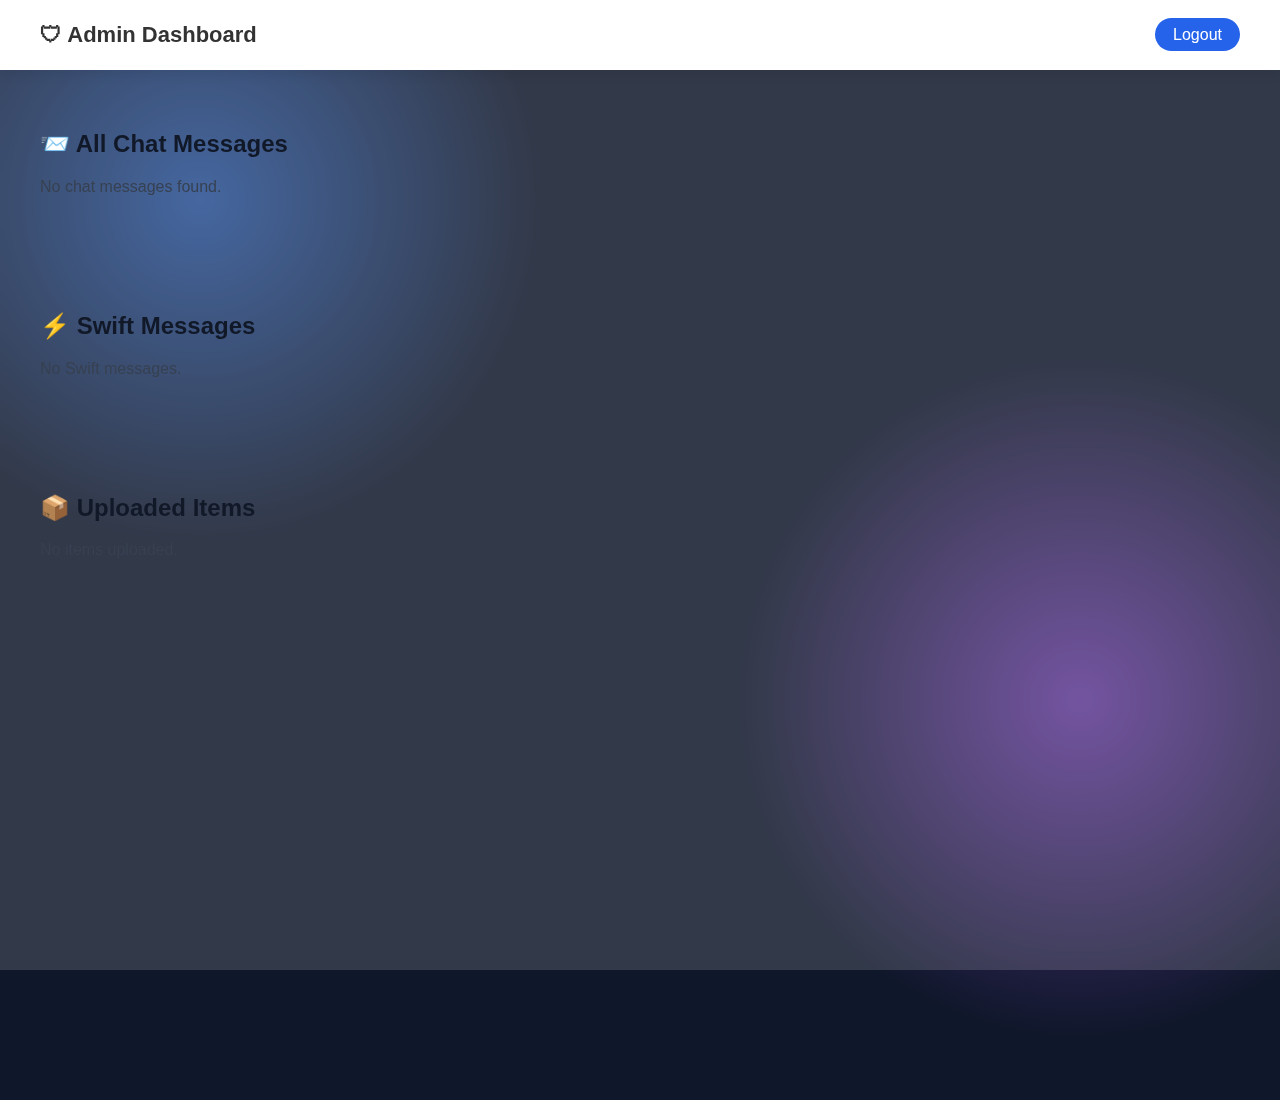
<file: admin.html>
<!DOCTYPE html>
<html lang="en">
<head>
  <meta charset="UTF-8">
  <title>Admin Dashboard</title>
  <link rel="stylesheet" href="./css/style.css">
</head>
<body>

<header class="navbar">
  <div class="logo">🛡 Admin Dashboard</div>
  <nav>
    <a href="index.html" class="btn">Logout</a>
  </nav>
</header>

<main class="main">

  <!-- CHATS -->
  <section class="hero" style="padding:40px">
    <h2>📨 All Chat Messages</h2>
    <div id="chatAdmin"></div>
  </section>

  <!-- SWIFT -->
  <section class="hero" style="padding:40px">
    <h2>⚡ Swift Messages</h2>
    <div id="swiftAdmin"></div>
  </section>

  <!-- ITEMS -->
  <section class="hero" style="padding:40px">
    <h2>📦 Uploaded Items</h2>
    <div id="itemsAdmin"></div>
  </section>

</main>

<script src="admin.js"></script>
</body>
</html>
</file>
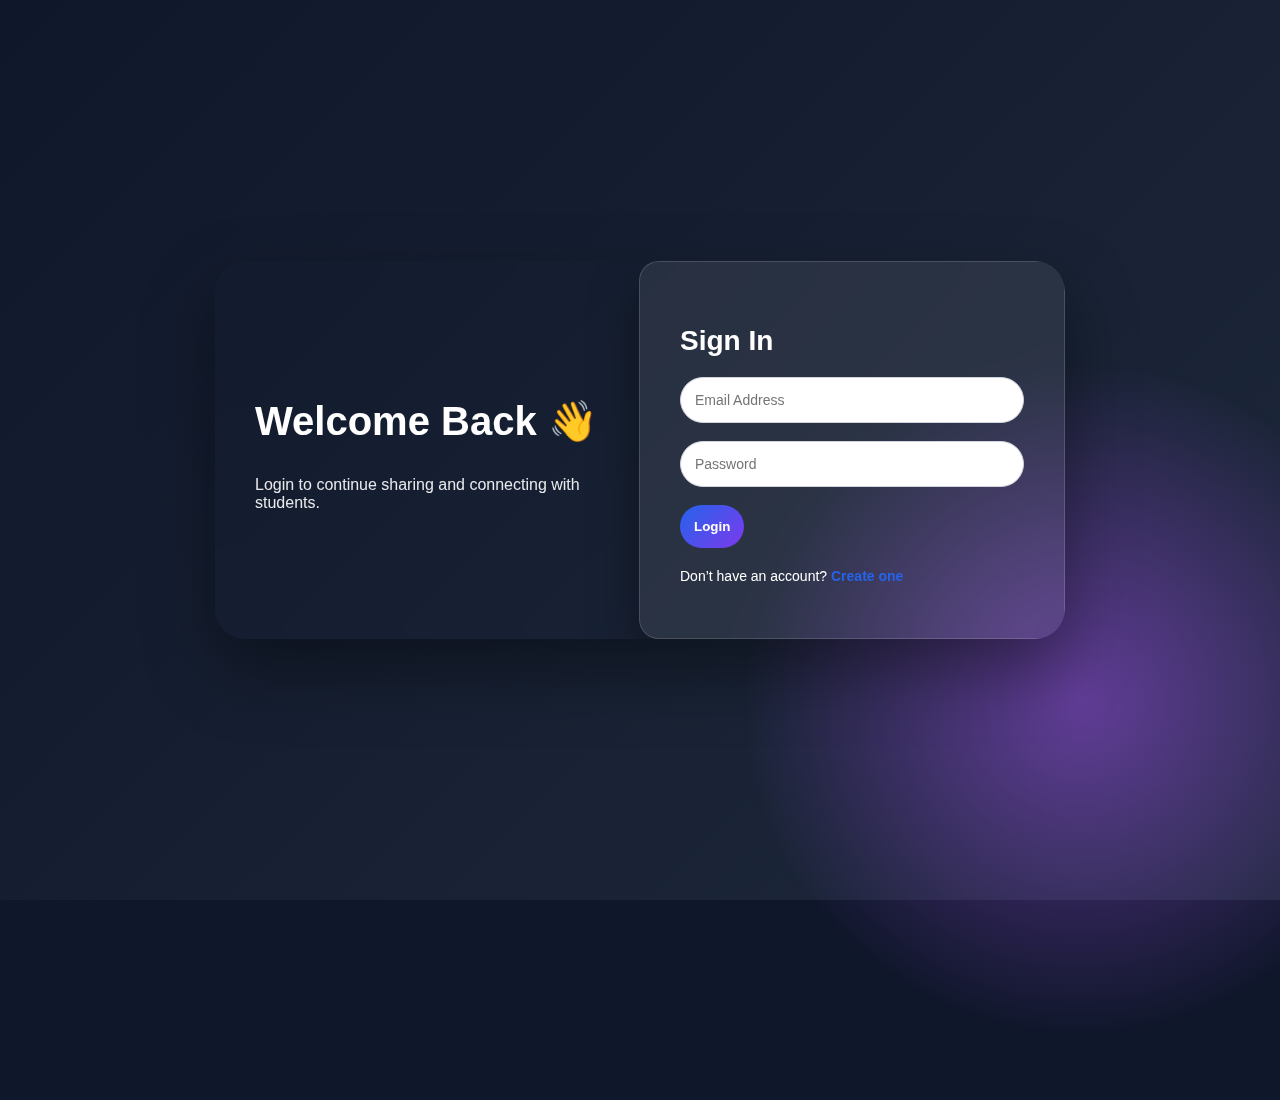
<file: login.html>
<!DOCTYPE html>
<html lang="en">
<head>
  <meta charset="UTF-8">
  <title>Login | JIT Share Hub</title>
  <link rel="stylesheet" href="./css/style.css">

  <style>
    #particles-js {
      position: fixed;
      width: 100%;
      height: 100%;
      background: linear-gradient(135deg, #0f172a, #1e293b);
      top: 0;
      left: 0;
      z-index: -1;
    }

    .google-btn {
      width: 100%;
      margin-top: 15px;
      display: flex;
      justify-content: center;
    }
  </style>
</head>

<body class="login-modern">

<div id="particles-js"></div>

<div class="login-container">

  <div class="login-left">
    <h1>Welcome Back 👋</h1>
    <p>Login to continue sharing and connecting with students.</p>
  </div>

  <div class="login-card">

    <h2>Sign In</h2>

    <!-- ✅ FIXED FORM -->
    <form id="loginForm">
      <input type="email" id="email" placeholder="Email Address" required>
      <input type="password" id="password" placeholder="Password" required>
      <button type="submit">Login</button>
    </form>

    <p class="signup-text">
      Don’t have an account?
      <a href="signup.html">Create one</a>
    </p>

  </div>

</div>

<script src="login.js"></script>

</body>
</html>
</file>
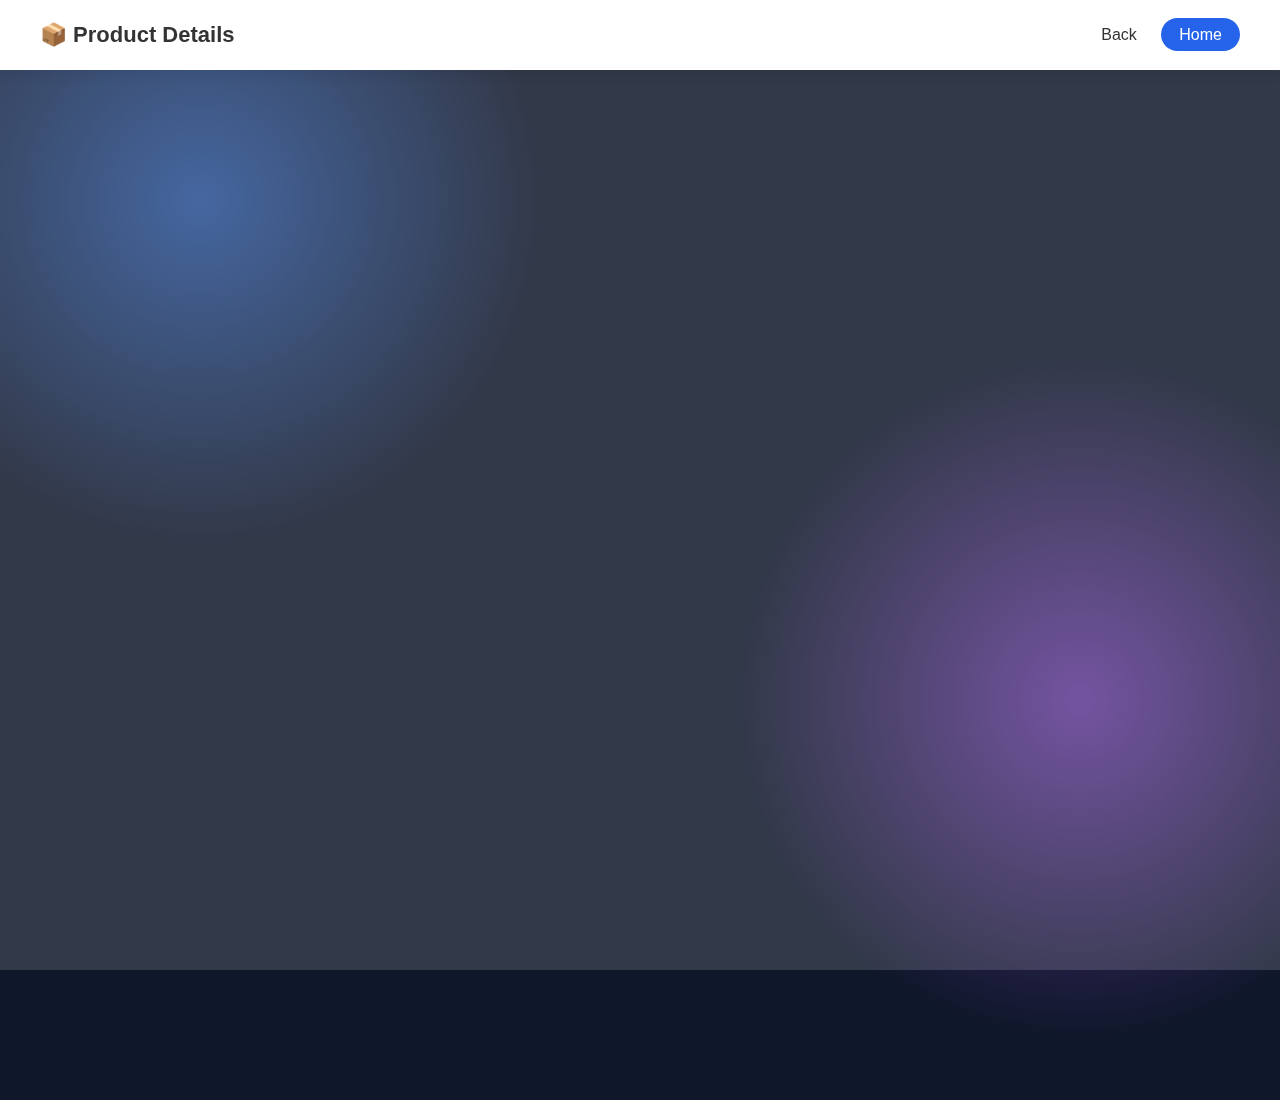
<file: product.html>
<!DOCTYPE html>
<html lang="en">
<head>
  <meta charset="UTF-8">
  <title>Product Details</title>
  <link rel="stylesheet" href="./css/style.css">
</head>
<body>

<header class="navbar">
  <div class="logo">📦 Product Details</div>
  <nav>
    <a href="browse.html">Back</a>
    <a href="index.html" class="btn">Home</a>
  </nav>
</header>

<main class="main">
  <div class="product-detail" id="productDetail"></div>
</main>

<script src="product.js"></script>
</body>
</html>
</file>
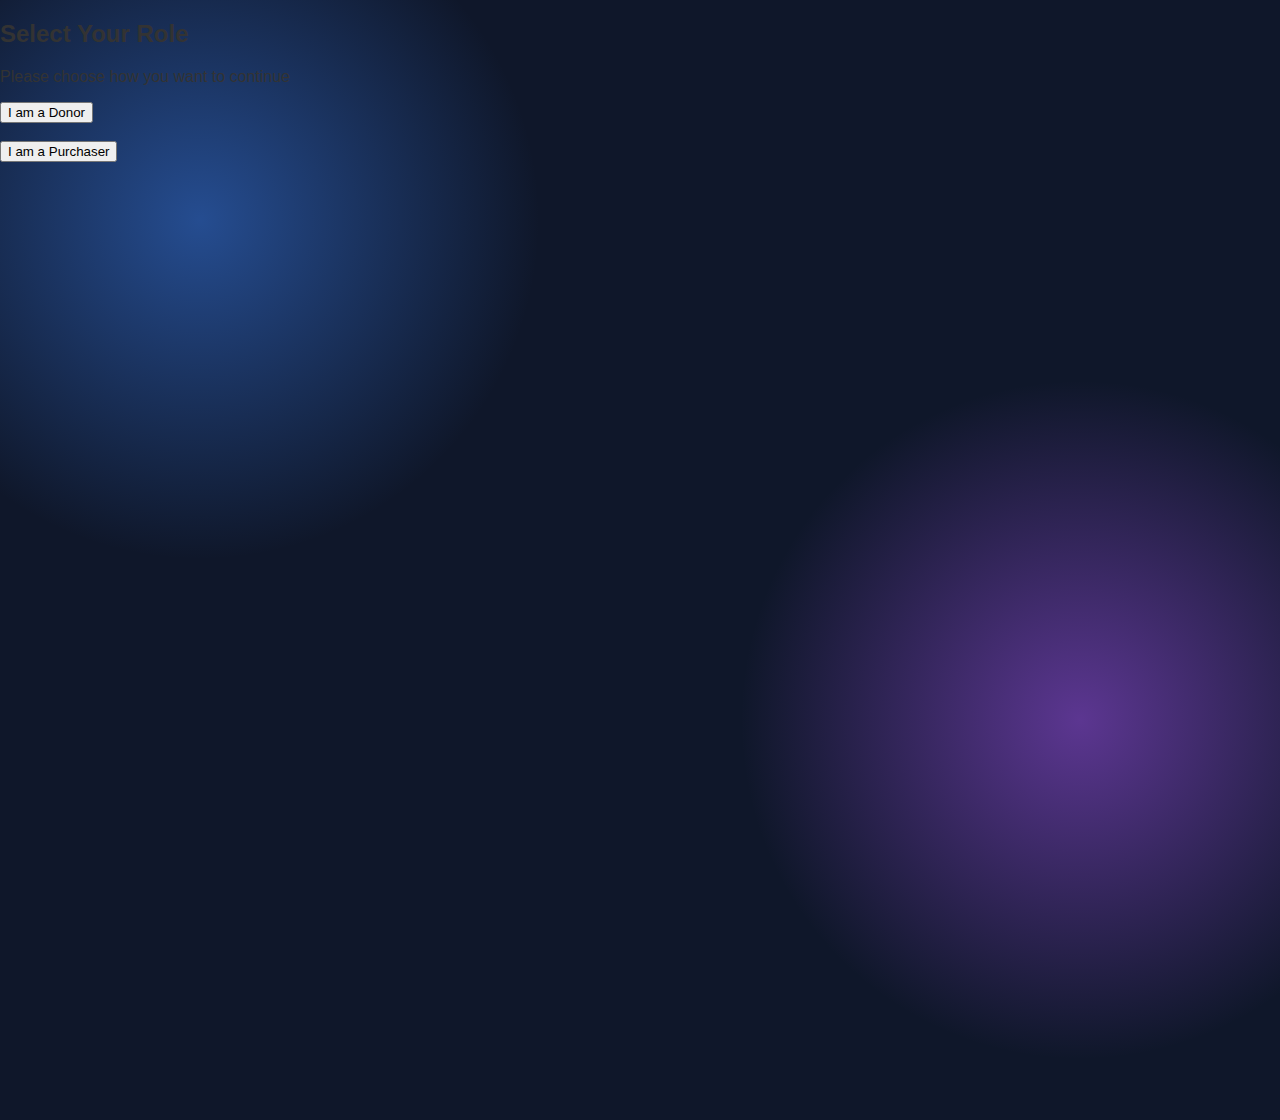
<file: role-select.html>
<!DOCTYPE html>
<html lang="en">
<head>
  <meta charset="UTF-8">
  <title>Select Role</title>
  <link rel="stylesheet" href="./css/style.css">
</head>
<body>

<div class="hero" style="width:350px">
  <h2>Select Your Role</h2>
  <p>Please choose how you want to continue</p>

  <button class="primary-btn" onclick="selectRole('Donor')">
    I am a Donor
  </button>
  <br><br>
  <button class="primary-btn" onclick="selectRole('Purchaser')">
    I am a Purchaser
  </button>
</div>

<script>
function selectRole(role) {
  const user = JSON.parse(localStorage.getItem("currentUser"));

  if (!user) {
    alert("Please login first");
    window.location.href = "login.html";
    return;
  }

  user.role = role;
  localStorage.setItem("currentUser", JSON.stringify(user));

  window.location.href = "index.html";
}
</script>

</body>
</html>
</file>
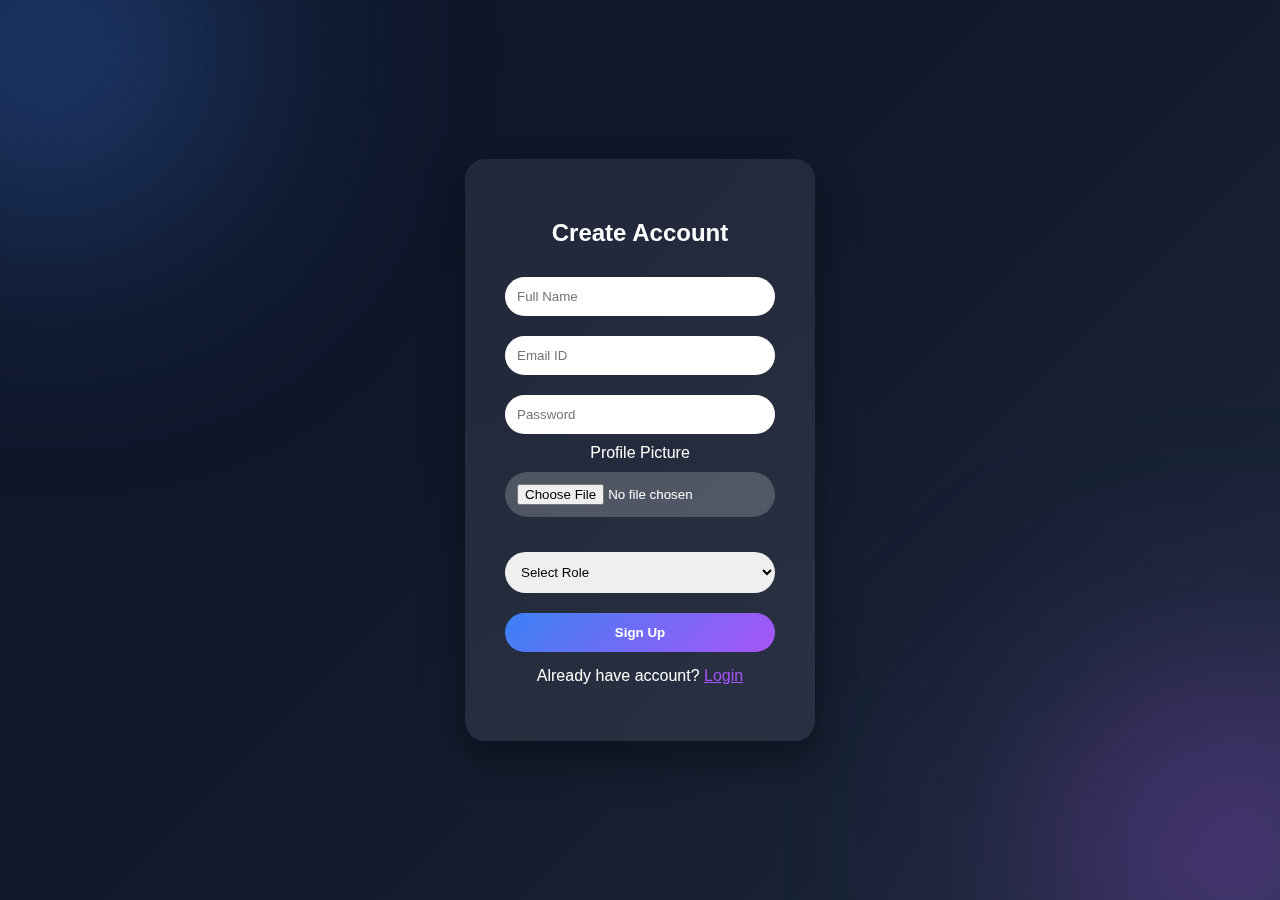
<file: signup.html>
<!DOCTYPE html>
<html lang="en">
<head>
<meta charset="UTF-8">
<title>Create Account | Share Hub</title>
<link rel="stylesheet" href="./css/style.css">

<!-- Google Identity -->
<script src="https://accounts.google.com/gsi/client" async defer></script>

<style>
body {
  margin: 0 !important;
  background: linear-gradient(135deg, #0f172a 40%, #1e293b 100%) !important;
  position: relative;
  overflow: hidden;
  display: flex;
  justify-content: center;
  align-items: center;
  height: 100vh;
  font-family: Arial, sans-serif;
}

/* Blue Glow */
body::before {
  content: "";
  position: fixed;
  top: -200px;
  left: -200px;
  width: 500px;
  height: 500px;
  background: radial-gradient(circle, rgba(59,130,246,0.6), transparent 70%);
  filter: blur(120px);
  z-index: -1;
}

/* Purple Glow */
body::after {
  content: "";
  position: fixed;
  bottom: -200px;
  right: -200px;
  width: 500px;
  height: 500px;
  background: radial-gradient(circle, rgba(168,85,247,0.6), transparent 70%);
  filter: blur(120px);
  z-index: -1;
}

.signup-card {
  background: rgba(255,255,255,0.08);
  backdrop-filter: blur(20px);
  padding: 40px;
  border-radius: 20px;
  width: 350px;
  text-align: center;
  color: white;
  box-shadow: 0 20px 40px rgba(0,0,0,0.4);
}

.signup-card input,
.signup-card select {
  width: 100%;
  padding: 12px;
  margin: 10px 0;
  border-radius: 25px;
  border: none;
  outline: none;
}

.signup-card button {
  width: 100%;
  padding: 12px;
  border-radius: 25px;
  border: none;
  background: linear-gradient(135deg,#3b82f6,#a855f7);
  color: white;
  font-weight: bold;
  cursor: pointer;
  margin-top: 10px;
}
</style>
</head>

<body>

<div class="signup-card">

<h2>Create Account</h2>
<form id="signupForm">

  <input type="text" id="name" placeholder="Full Name" required>

  <input type="email" id="email" placeholder="Email ID" required>

  <input type="password" id="password" placeholder="Password" required>
  <div class="input-group">
  <label>Profile Picture</label>
  <input type="file" accept="image/*" class="file-input" />
  </div>

  <!-- ROLE SELECT -->
  <select id="role" required>
    <option value="">Select Role</option>
    <option value="seller">seller</option>
    <option value="buyer">buyer</option>
  </select>

  <button type="submit">Sign Up</button>

</form>

<!-- Google Sign In -->
<div id="g_id_onload"
     data-client_id="YOUR_GOOGLE_CLIENT_ID"
     data-callback="handleGoogleLogin">
</div>

<div class="g_id_signin"
     data-type="standard"
     data-shape="pill"
     data-theme="outline"
     data-text="continue_with"
     data-size="large">
</div>

<p style="margin-top:15px;">
  Already have account?
  <a href="login.html" style="color:#a855f7;">Login</a>
</p>

</div>

<script>
const BASE_URL = "https://sharehub-backend-7sd0.onrender.com";

/* ================= NORMAL SIGNUP ================= */

document.getElementById("signupForm").addEventListener("submit", async function(e) {
  e.preventDefault();

  const userData = {
  name: "User",
  email: document.getElementById("email").value,
  password: document.getElementById("password").value,
  role: document.getElementById("role").value
};

  try {
    const res = await fetch(`${BASE_URL}/api/auth/signup`, {
      method: "POST",
      headers: { "Content-Type": "application/json" },
      body: JSON.stringify(userData)
    });

    const data = await res.json();

    if (res.ok) {
      alert("Account created successfully!");
      window.location.href = "login.html";
    } else {
      alert(data.message || "Signup failed");
    }

  } catch (error) {
    console.error(error);
    alert("Server error");
  }
});

/* ================= GOOGLE LOGIN ================= */

function handleGoogleLogin(response) {
  const data = parseJwt(response.credential);

  localStorage.setItem("currentUser", JSON.stringify({
    email: data.email,
    profileImage: data.picture
  }));

  window.location.href = "index.html";
}

/* Decode JWT */
function parseJwt(token) {
  const base64Url = token.split('.')[1];
  const base64 = base64Url.replace(/-/g, '+').replace(/_/g, '/');
  return JSON.parse(atob(base64));
}
</script>

</body>
</html>
</file>
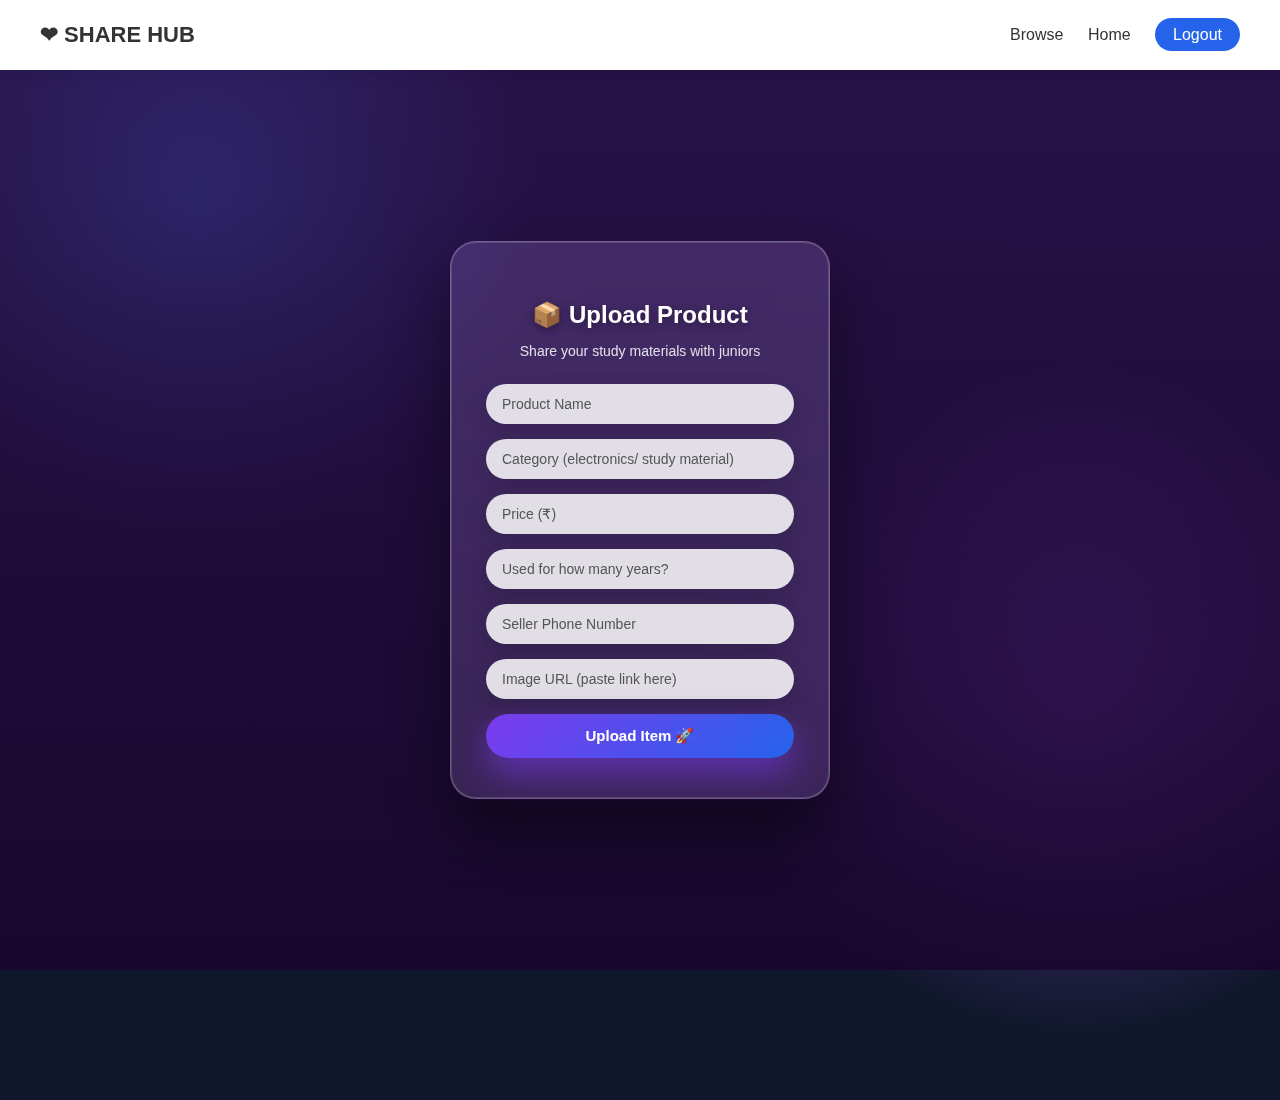
<file: upload.html>
<!DOCTYPE html>
<html lang="en">
<head>
  <meta charset="UTF-8">
  <title>Upload Item | Share Hub</title>
  <link rel="stylesheet" href="./css/style.css">
</head>

<body>

<!-- ================= NAVBAR ================= -->
<header class="navbar">
  <div class="logo">❤ SHARE HUB</div>
  <nav>
    <a href="browse.html">Browse</a>
    <a href="index.html">Home</a>
    <a href="#" class="btn" onclick="logout()">Logout</a>
  </nav>
</header>

<!-- ================= UPLOAD PAGE ================= -->
<section class="upload-bg">
  <div class="upload-overlay"></div>

  <div class="upload-glass">
    <h2>📦 Upload Product</h2>
    <p class="upload-subtitle">Share your study materials with juniors</p>

    <form id="uploadForm">

      <input type="text" id="name" placeholder="Product Name" required>

      <input type="text" id="category" placeholder="Category (electronics/ study material)" required>

      <input type="number" id="price" placeholder="Price (₹)" required>

      <input type="number" id="yearsUsed" placeholder="Used for how many years?" required>

      <input type="tel" id="phone" placeholder="Seller Phone Number" required>

      <input type="text" id="image" placeholder="Image URL (paste link here)" required>

      <button type="submit" class="upload-btn">
        Upload Item 🚀
      </button>

    </form>
  </div>
</section>

<script src="auth.js"></script>

<script>
const BASE_URL = "https://sharehub-backend-lm98.onrender.com";

document.getElementById("uploadForm").addEventListener("submit", async function(e) {
  e.preventDefault();

  const currentUser = JSON.parse(localStorage.getItem("currentUser"));
  if (!currentUser) {
    alert("Please login again");
    return;
  }

  const itemData = {
    name: document.getElementById("name").value,
    category: document.getElementById("category").value,
    price: document.getElementById("price").value,
    yearsUsed: document.getElementById("yearsUsed").value,
    phone: document.getElementById("phone").value,
    image: document.getElementById("image").value,
    sellerEmail: currentUser.email
  };

  try {
    const response = await fetch(`${BASE_URL}/api/items/add`, {
      method: "POST",
      headers: {
        "Content-Type": "application/json"
      },
      body: JSON.stringify(itemData)
    });

    const data = await response.json();
    alert(data.message);

    window.location.href = "browse.html";

  } catch (error) {
    console.error(error);
    alert("Upload failed");
  }
});
</script>

</body>
</html>
</file>
<file: css/style.css>
/* ================= GLOBAL ================= */
html, body {
  margin: 0;
  padding: 0;
  width: 100%;
  height: 100%;
}

* {
  box-sizing: border-box;
  font-family: "Segoe UI", Tahoma, sans-serif;
}

body {
  background: linear-gradient(135deg, #f5f7fa, #e4ecf7);
  color: #333;
  overflow-x: hidden;
}
body {
  background: 
    linear-gradient(
      rgba(15, 23, 42, 0.55),
      rgba(15, 23, 42, 0.75)
    ),
    url("../images/browse-bg.png") center / cover no-repeat fixed;
}

/* ================= NAVBAR ================= */
.navbar {
  height: 70px;
  display: flex;
  justify-content: space-between;
  align-items: center;
  padding: 0 40px;
  background: #ffffff;
  box-shadow: 0 4px 12px rgba(0,0,0,0.08);
  position: sticky;
  top: 0;
  z-index: 1000;
}

.logo {
  font-size: 22px;
  font-weight: 700;
}

.navbar nav a {
  margin-left: 20px;
  text-decoration: none;
  color: #333;
  font-weight: 500;
  transition: color 0.3s;
}

.navbar nav a:hover {
  color: #2563eb;
}

.btn {
  padding: 8px 18px;
  background: #2563eb;
  color: #fff !important;
  border-radius: 20px;
  transition: transform 0.2s, box-shadow 0.2s;
}

.btn:hover {
  transform: translateY(-2px);
  box-shadow: 0 6px 14px rgba(37,99,235,0.3);
}

/* ================= SPACE HERO (FULL SCREEN) ================= */
/* ================= HOME HERO ================= */
/* ================= HOME HERO ================= */
.space-hero {
  position: relative;
  width: 100vw;
  height: calc(100vh - 70px);
  background: url("../images/home-bg.png") center center / cover no-repeat !important;
  display: flex;
  align-items: center;
  justify-content: center;
  outline: 4px solid red;
}



/* Overlay — KEEP IT LIGHT */
.space-overlay {
  position: absolute;
  inset: 0;
  background: rgba(15, 10, 40, 0.35); /* MUCH lighter */
  z-index: 1;
}


/* Content */
.space-content {
  position: relative;
  z-index: 2;
  text-align: center;
  max-width: 850px;
  padding: 20px;
  color: #fff;
  animation: heroFadeUp 1.2s ease forwards;
}

.space-content h1 {
  font-size: 56px;
  font-weight: 800;
  letter-spacing: 1px;
  margin-bottom: 20px;
}

.space-content p {
  font-size: 18px;
  color: #e5e7eb;
  margin-bottom: 35px;
  line-height: 1.6;
}

.space-btn {
  padding: 14px 42px;
  background: linear-gradient(135deg, #7c3aed, #2563eb);
  color: #fff;
  border-radius: 30px;
  text-decoration: none;
  font-size: 16px;
  font-weight: 600;
  transition: transform 0.3s, box-shadow 0.3s;
}

.space-btn:hover {
  transform: translateY(-4px);
  box-shadow: 0 16px 35px rgba(124, 58, 237, 0.6);
}

/* Animation */
@keyframes heroFadeUp {
  from {
    opacity: 0;
    transform: translateY(50px);
  }
  to {
    opacity: 1;
    transform: translateY(0);
  }
}

/* Mobile responsive */
@media (max-width: 768px) {
  .space-content h1 {
    font-size: 38px;
  }
  .space-content p {
    font-size: 15px;
  }
}


/* ================= FEATURES ================= */
.features {
  max-width: 1100px;
  margin: 80px auto;
  padding: 0 20px;
  display: grid;
  grid-template-columns: repeat(auto-fit, minmax(220px, 1fr));
  gap: 25px;
}

.feature-card {
  background: #fff;
  padding: 30px;
  border-radius: 18px;
  text-align: center;
  box-shadow: 0 8px 20px rgba(0,0,0,0.08);
  transition: transform 0.3s, box-shadow 0.3s;
}

.feature-card:hover {
  transform: translateY(-10px);
  box-shadow: 0 20px 40px rgba(0,0,0,0.15);
}

/* ================= FOOTER ================= */
footer {
  text-align: center;
  padding: 25px;
  color: #666;
}

/* ================= SWIFT ================= */
.swift-btn {
  position: fixed;
  bottom: 25px;
  right: 25px;
  background: linear-gradient(135deg, #f97316, #ea580c);
  color: #fff;
  padding: 14px 22px;
  border-radius: 50px;
  cursor: pointer;
  font-weight: 600;
  box-shadow: 0 8px 20px rgba(249,115,22,0.4);
}

.swift-panel {
  position: fixed;
  bottom: 90px;
  right: 25px;
  width: 300px;
  background: #fff;
  padding: 20px;
  border-radius: 16px;
  display: none;
  box-shadow: 0 12px 30px rgba(0,0,0,0.25);
}

/* ================= GLASS LOGIN / SIGNUP ================= */
.login-bg {
  height: 100vh;
  background:
    linear-gradient(rgba(88,74,185,0.6), rgba(88,74,185,0.6)),
    url("https://images.unsplash.com/photo-1501785888041-af3ef285b470");
  background-size: cover;
  background-position: center;
  display: flex;
  justify-content: center;
  align-items: center;
  animation: bgMove 14s ease-in-out infinite alternate;
}

@keyframes bgMove {
  from { background-position: center; }
  to   { background-position: top right; }
}

.glass-card {
  width: 360px;
  padding: 35px 30px;
  border-radius: 20px;
  background: rgba(255,255,255,0.15);
  backdrop-filter: blur(14px);
  border: 1px solid rgba(255,255,255,0.3);
  box-shadow: 0 25px 60px rgba(0,0,0,0.4);
  color: #fff;
  text-align: center;
  animation: cardFadeUp 0.9s cubic-bezier(.22,.61,.36,1) forwards;
}

@keyframes cardFadeUp {
  from { opacity: 0; transform: translateY(50px) scale(0.95); }
  to   { opacity: 1; transform: translateY(0) scale(1); }
}

/* Inputs */
.input-group {
  position: relative;
  margin-bottom: 15px;
}

.input-group input,
.glass-select {
  width: 100%;
  padding: 12px 16px;
  border-radius: 30px;
  background: rgba(255,255,255,0.2);
  border: none;
  color: #fff;
}

.input-group input::placeholder {
  color: #eee;
}

.input-group input:focus {
  outline: none;
  background: rgba(255,255,255,0.35);
}

/* Button */
.login-btn {
  width: 100%;
  padding: 12px;
  border-radius: 30px;
  background: #fff;
  color: #4f46e5;
  border: none;
  font-weight: 600;
  cursor: pointer;
  transition: transform 0.25s, box-shadow 0.25s;
}

.login-btn:hover {
  transform: translateY(-3px);
  box-shadow: 0 14px 30px rgba(0,0,0,0.35);
}

/* ================= RESPONSIVE ================= */
@media (max-width: 768px) {
  .space-content h1 {
    font-size: 38px;
  }
  .space-content p {
    font-size: 15px;
  }
}
/* ================= ROLE SELECTION (DECORATIVE) ================= */

.role-overlay {
  position: fixed;
  inset: 0;
  background: rgba(15, 10, 40, 0.75);
  backdrop-filter: blur(6px);
  display: flex;
  align-items: center;
  justify-content: center;
  z-index: 3000;
}

.role-card {
  background: rgba(255, 255, 255, 0.95);
  width: 420px;
  padding: 35px 30px;
  border-radius: 24px;
  text-align: center;
  box-shadow: 0 30px 70px rgba(0,0,0,0.4);
  animation: rolePop 0.6s ease forwards;
}

@keyframes rolePop {
  from {
    opacity: 0;
    transform: scale(0.85) translateY(40px);
  }
  to {
    opacity: 1;
    transform: scale(1) translateY(0);
  }
}

.role-card h2 {
  font-size: 26px;
  margin-bottom: 6px;
  color: #1e1b4b;
}

.role-subtitle {
  font-size: 14px;
  color: #555;
  margin-bottom: 28px;
}

/* Role options */
.role-options {
  display: flex;
  gap: 20px;
}

.role-box {
  flex: 1;
  padding: 22px 16px;
  border-radius: 18px;
  cursor: pointer;
  transition: transform 0.3s, box-shadow 0.3s;
  background: linear-gradient(135deg, #eef2ff, #e0e7ff);
}

.role-box img {
  width: 60px;
  margin-bottom: 12px;
}

.role-box h3 {
  font-size: 18px;
  margin-bottom: 6px;
}

.role-box p {
  font-size: 13px;
  color: #555;
}

/* Hover effects */
.role-box:hover {
  transform: translateY(-8px);
  box-shadow: 0 18px 40px rgba(0,0,0,0.25);
}

/* Accent colors */
.role-box.senior {
  background: linear-gradient(135deg, #c7d2fe, #a5b4fc);
}

.role-box.junior {
  background: linear-gradient(135deg, #fde68a, #facc15);
}

/* Mobile */
@media (max-width: 480px) {
  .role-card {
    width: 90%;
  }

  .role-options {
    flex-direction: column;
  }
}
/* ================= ROLE SELECTION (DECORATIVE) ================= */

.role-overlay {
  position: fixed;
  inset: 0;
  background: rgba(15, 10, 40, 0.75);
  backdrop-filter: blur(6px);
  display: flex;
  align-items: center;
  justify-content: center;
  z-index: 3000;
}

.role-card {
  background: rgba(255, 255, 255, 0.95);
  width: 420px;
  padding: 35px 30px;
  border-radius: 24px;
  text-align: center;
  box-shadow: 0 30px 70px rgba(0,0,0,0.4);
  animation: rolePop 0.6s ease forwards;
}

@keyframes rolePop {
  from {
    opacity: 0;
    transform: scale(0.85) translateY(40px);
  }
  to {
    opacity: 1;
    transform: scale(1) translateY(0);
  }
}

.role-card h2 {
  font-size: 26px;
  margin-bottom: 6px;
  color: #1e1b4b;
}

.role-subtitle {
  font-size: 14px;
  color: #555;
  margin-bottom: 28px;
}

/* Role options */
.role-options {
  display: flex;
  gap: 20px;
}

.role-box {
  flex: 1;
  padding: 22px 16px;
  border-radius: 18px;
  cursor: pointer;
  transition: transform 0.3s, box-shadow 0.3s;
  background: linear-gradient(135deg, #eef2ff, #e0e7ff);
}

.role-box img {
  width: 60px;
  margin-bottom: 12px;
}

.role-box h3 {
  font-size: 18px;
  margin-bottom: 6px;
}

.role-box p {
  font-size: 13px;
  color: #555;
}

/* Hover effects */
.role-box:hover {
  transform: translateY(-8px);
  box-shadow: 0 18px 40px rgba(0,0,0,0.25);
}

/* Accent colors */
.role-box.senior {
  background: linear-gradient(135deg, #c7d2fe, #a5b4fc);
}

.role-box.junior {
  background: linear-gradient(135deg, #fde68a, #facc15);
}

/* Mobile */
@media (max-width: 480px) {
  .role-card {
    width: 90%;
  }

  .role-options {
    flex-direction: column;
  }
}
/* ================= UPLOAD PAGE ================= */

/* ================= UPLOAD PAGE BACKGROUND ================= */
.upload-bg {
  min-height: 100vh;
  background: url("../images/home-bg.jpg") center / cover no-repeat;
  display: flex;
  align-items: center;
  justify-content: center;
  position: relative;
  padding: 60px 20px;
}

/* 🔥 Background overlay (shows image clearly) */
.upload-overlay {
  position: absolute;
  inset: 0;
  background: linear-gradient(
    rgba(25, 10, 50, 0.55),
    rgba(15, 5, 30, 0.85)
  );
  z-index: 1;
}

/* ================= GLASS UPLOAD CARD ================= */
.upload-card {
  position: relative;
  z-index: 2;
  width: 380px;
  padding: 40px 35px;
  border-radius: 26px;

  background: rgba(255, 255, 255, 0.14);
  backdrop-filter: blur(22px) saturate(140%);
  -webkit-backdrop-filter: blur(22px) saturate(140%);

  border: 1px solid rgba(255, 255, 255, 0.25);
  box-shadow:
    0 30px 60px rgba(0, 0, 0, 0.45),
    inset 0 0 0 1px rgba(255, 255, 255, 0.15);

  text-align: center;
  animation: fadeUp 0.9s ease forwards;
}

/* ================= TEXT ================= */
.upload-card h2 {
  color: #ffffff;
  font-size: 24px;
  margin-bottom: 8px;
  text-shadow: 0 2px 12px rgba(0,0,0,0.5);
}

.upload-subtitle {
  color: rgba(255,255,255,0.85);
  font-size: 14px;
  margin-bottom: 25px;
}

/* ================= INPUTS ================= */
.upload-card input {
  width: 100%;
  padding: 12px 16px;
  border-radius: 30px;
  border: none;
  outline: none;

  background: rgba(255,255,255,0.9);
  color: #111;
  font-size: 14px;
  margin-bottom: 15px;

  box-shadow: 0 8px 20px rgba(0,0,0,0.18);
}

.upload-card input::placeholder {
  color: #555;
}

.upload-card input:focus {
  box-shadow: 0 0 0 3px rgba(124,58,237,0.4);
}

/* ================= FILE UPLOAD ================= */
.file-label {
  display: block;
  padding: 12px;
  border-radius: 30px;

  background: rgba(255,255,255,0.9);
  color: #111;
  font-size: 14px;
  cursor: pointer;
  margin-bottom: 20px;

  box-shadow: 0 8px 20px rgba(0,0,0,0.18);
}

.file-label input {
  display: none;
}

/* ================= BUTTON ================= */
.upload-btn {
  width: 100%;
  padding: 13px;
  border-radius: 30px;
  border: none;

  font-size: 15px;
  font-weight: 600;
  color: #fff;

  background: linear-gradient(135deg, #7c3aed, #2563eb);
  cursor: pointer;

  box-shadow: 0 16px 35px rgba(124,58,237,0.65);
  transition: transform 0.3s, box-shadow 0.3s;
}

.upload-btn:hover {
  transform: translateY(-3px);
  box-shadow: 0 20px 45px rgba(124,58,237,0.85);
}

/* ================= ANIMATION ================= */
@keyframes fadeUp {
  from {
    opacity: 0;
    transform: translateY(40px) scale(0.95);
  }
  to {
    opacity: 1;
    transform: translateY(0) scale(1);
  }
}

/* ================= UPLOAD PAGE BACKGROUND ================= */

.upload-bg {
  min-height: 100vh;
  background: url("https://images.unsplash.com/photo-1500530855697-b586d89ba3ee")
    center / cover no-repeat;
  display: flex;
  align-items: center;
  justify-content: center;
  position: relative;
  padding: 40px 20px;
}

/* ✅ Softer overlay (fix visibility) */
.upload-overlay {
  position: absolute;
  inset: 0;
  background: linear-gradient(
    rgba(70, 20, 120, 0.45),
    rgba(30, 10, 60, 0.65)
  );
}

/* ================= UPLOAD CARD ================= */

.upload-card {
  position: relative;
  z-index: 2;
  width: 380px;
  padding: 40px 35px;
  border-radius: 22px;

  /* ✅ Stronger glass */
  background: rgba(255, 255, 255, 0.92);
  backdrop-filter: blur(14px);

  box-shadow: 0 25px 60px rgba(0,0,0,0.35);
  text-align: center;
  animation: cardFadeUp 0.9s ease forwards;
}

/* Title */
.upload-card h2 {
  color: #1f2937;
  font-size: 24px;
  margin-bottom: 8px;
}

/* Subtitle */
.upload-subtitle {
  font-size: 14px;
  color: #6b7280;
  margin-bottom: 25px;
}

/* ================= INPUTS ================= */

.upload-card input {
  width: 100%;
  padding: 12px 16px;
  border-radius: 30px;
  border: 1px solid #d1d5db;
  outline: none;
  background: #ffffff;
  color: #111827;
  font-size: 14px;
  margin-bottom: 15px;
}

.upload-card input::placeholder {
  color: #9ca3af;
}

.upload-card input:focus {
  border-color: #7c3aed;
  box-shadow: 0 0 0 3px rgba(124,58,237,0.25);
}

/* ================= FILE UPLOAD ================= */

.file-label {
  display: block;
  padding: 12px;
  background: #f3f4f6;
  border-radius: 30px;
  cursor: pointer;
  font-size: 14px;
  color: #374151;
  text-align: center;
  margin-bottom: 18px;
  transition: background 0.3s;
}

.file-label:hover {
  background: #e5e7eb;
}

.file-label input {
  display: none;
}

/* ================= BUTTON ================= */

.upload-btn {
  width: 100%;
  padding: 12px;
  border-radius: 30px;
  border: none;
  font-size: 15px;
  font-weight: 600;
  color: #fff;
  background: linear-gradient(135deg, #7c3aed, #2563eb);
  cursor: pointer;
  transition: transform 0.25s, box-shadow 0.25s;
}

.upload-btn:hover {
  transform: translateY(-3px);
  box-shadow: 0 15px 35px rgba(124,58,237,0.45);
}

/* ================= ANIMATION ================= */

@keyframes cardFadeUp {
  from {
    opacity: 0;
    transform: translateY(40px) scale(0.95);
  }
  to {
    opacity: 1;
    transform: translateY(0) scale(1);
  }
}
/* ================= UPLOAD PAGE BACKGROUND ================= */

.upload-bg {
  min-height: 100vh;
  background: url("https://images.unsplash.com/photo-1500530855697-b586d89ba3ee")
    center / cover no-repeat;
  display: flex;
  align-items: center;
  justify-content: center;
  position: relative;
  padding: 60px 20px;
}

/* Dark purple overlay */
.upload-overlay {
  position: absolute;
  inset: 0;
  background: linear-gradient(
    rgba(55, 15, 90, 0.6),
    rgba(25, 5, 45, 0.85)
  );
}

/* ================= GLASS CARD ================= */

.upload-glass {
  position: relative;
  z-index: 2;
  width: 380px;
  padding: 40px 35px;
  border-radius: 26px;

  /* 🔥 TRUE GLASS EFFECT */
  background: rgba(255, 255, 255, 0.12);
  backdrop-filter: blur(22px) saturate(140%);
  -webkit-backdrop-filter: blur(22px) saturate(140%);

  border: 1px solid rgba(255, 255, 255, 0.25);
  box-shadow:
    0 30px 60px rgba(0, 0, 0, 0.45),
    inset 0 0 0 1px rgba(255, 255, 255, 0.15);

  text-align: center;
  animation: fadeUp 0.9s ease forwards;
}

/* ================= TEXT ================= */

.upload-glass h2 {
  color: #ffffff;
  font-size: 24px;
  margin-bottom: 8px;
  text-shadow: 0 2px 10px rgba(0,0,0,0.4);
}

.upload-subtitle {
  color: rgba(255,255,255,0.85);
  font-size: 14px;
  margin-bottom: 25px;
}


/* ================= INPUTS ================= */

.upload-glass input {
  width: 100%;
  padding: 12px 16px;
  border-radius: 30px;
  border: none;
  outline: none;

  background: rgba(255,255,255,0.85);
  color: #111;
  font-size: 14px;
  margin-bottom: 15px;

  box-shadow: 0 8px 20px rgba(0,0,0,0.15);
}

.upload-glass input::placeholder {
  color: #555;
}

.upload-glass input:focus {
  box-shadow: 0 0 0 3px rgba(124,58,237,0.35);
}

/* ================= FILE UPLOAD ================= */
.file-label {
  display: block;
  padding: 12px;
  border-radius: 30px;

  background: rgba(255,255,255,0.9);
  color: #111;
  font-size: 14px;
  cursor: pointer;
  margin-bottom: 20px;

  box-shadow: 0 8px 20px rgba(0,0,0,0.15);
}

.file-label input {
  display: none;
}


/* ================= BUTTON ================= */
.upload-btn {
  width: 100%;
  padding: 13px;
  border-radius: 30px;
  border: none;

  font-size: 15px;
  font-weight: 600;
  color: #fff;

  background: linear-gradient(135deg, #7c3aed, #2563eb);
  cursor: pointer;

  box-shadow: 0 16px 35px rgba(124,58,237,0.6);
  transition: transform 0.3s, box-shadow 0.3s;
}

.upload-btn:hover {
  transform: translateY(-3px);
  box-shadow: 0 20px 45px rgba(124,58,237,0.75);
}


/* ================= ANIMATION ================= */

@keyframes fadeUp {
  from {
    opacity: 0;
    transform: translateY(40px) scale(0.95);
  }
  to {
    opacity: 1;
    transform: translateY(0) scale(1);
  }
}
.product-grid {
  max-width: 1200px;
  margin: 40px auto;
  padding: 0 20px;
  display: grid;
  grid-template-columns: repeat(auto-fill, minmax(260px, 1fr));
  gap: 25px;
}

.product-card {
  background: #ffffff;
  border-radius: 18px;
  box-shadow: 0 10px 30px rgba(0,0,0,0.12);
  overflow: hidden;
  transition: transform 0.3s, box-shadow 0.3s;
}

.product-card:hover {
  transform: translateY(-6px);
  box-shadow: 0 18px 45px rgba(0,0,0,0.2);
}

.product-card img {
  width: 100%;
  height: 200px;
  object-fit: cover;
}

.product-info {
  padding: 16px;
}

.product-info h3 {
  font-size: 18px;
  margin-bottom: 6px;
}

.product-info p {
  font-size: 14px;
  color: #555;
  margin-bottom: 4px;
}

.product-price {
  font-size: 18px;
  font-weight: 700;
  color: #2563eb;
  margin: 10px 0;
}

.contact-btn {
  display: block;
  text-align: center;
  padding: 10px;
  border-radius: 12px;
  background: linear-gradient(135deg, #7c3aed, #2563eb);
  color: white;
  text-decoration: none;
  font-weight: 600;
}
/* ================= PRODUCT LIST ================= */

#items {
  display: grid;
  grid-template-columns: repeat(auto-fill, minmax(260px, 1fr));
  gap: 25px;
  padding: 30px;
}

.product-card {
  background: #ffffff;
  border-radius: 18px;
  overflow: hidden;
  box-shadow: 0 10px 30px rgba(0,0,0,0.12);
  transition: transform 0.3s, box-shadow 0.3s;
}

.product-card:hover {
  transform: translateY(-6px);
  box-shadow: 0 18px 45px rgba(0,0,0,0.2);
}

.product-card img {
  width: 100%;
  height: 200px;
  object-fit: cover;
}

.product-info {
  padding: 16px;
}

.product-info h3 {
  font-size: 18px;
  margin-bottom: 6px;
}

.product-info .category,
.product-info .used {
  font-size: 14px;
  color: #555;
}

.price {
  font-size: 18px;
  font-weight: 700;
  color: #2563eb;
  margin: 10px 0;
}

.contact-btn {
  display: block;
  text-align: center;
  padding: 10px;
  border-radius: 12px;
  background: linear-gradient(135deg, #7c3aed, #2563eb);
  color: white;
  text-decoration: none;
  font-weight: 600;
}
/* ===== PRODUCT DETAIL PAGE ===== */

.product-detail {
  display: flex;
  justify-content: center;
  padding: 40px;
}

.detail-card {
  display: flex;
  gap: 40px;
  max-width: 900px;
  background: #fff;
  padding: 30px;
  border-radius: 20px;
  box-shadow: 0 15px 40px rgba(0,0,0,0.15);
}

.detail-img {
  width: 300px;
  border-radius: 15px;
}

.detail-info h2 {
  margin-bottom: 10px;
}

.detail-price {
  color: #2563eb;
  font-size: 26px;
  margin: 15px 0;
}

.detail-actions {
  display: flex;
  gap: 15px;
}

.call-btn {
  padding: 12px 20px;
  background: #2563eb;
  color: #fff;
  border-radius: 30px;
  text-decoration: none;
}

.whatsapp-btn {
  padding: 12px 20px;
  background: #22c55e;
  color: #fff;
  border-radius: 30px;
  text-decoration: none;
}
/* ===== PRODUCT DETAIL PAGE ===== */

.product-detail {
  display: flex;
  justify-content: center;
  padding: 40px 20px;
}

.detail-card {
  display: flex;
  gap: 40px;
  max-width: 900px;
  background: #ffffff;
  padding: 30px;
  border-radius: 22px;
  box-shadow: 0 18px 45px rgba(0,0,0,0.2);
}

.detail-img {
  width: 320px;
  border-radius: 16px;
}

.detail-info h2 {
  margin-bottom: 10px;
}

.detail-price {
  color: #2563eb;
  font-size: 26px;
  margin: 15px 0;
}

.detail-actions {
  display: flex;
  gap: 15px;
}

.call-btn {
  padding: 12px 22px;
  background: #2563eb;
  color: #fff;
  border-radius: 30px;
  text-decoration: none;
}

.whatsapp-btn {
  padding: 12px 22px;
  background: #22c55e;
  color: #fff;
  border-radius: 30px;
  text-decoration: none;
}

/* Mobile */
@media (max-width: 768px) {
  .detail-card {
    flex-direction: column;
    text-align: center;
  }

  .detail-img {
    width: 100%;
  }

  .detail-actions {
    justify-content: center;
  }
}
/* ===== BROWSE ITEMS GRID ===== */

#items {
  display: grid;
  grid-template-columns: repeat(auto-fit, minmax(260px, 1fr));
  gap: 35px;
  padding: 40px;
  max-width: 1200px;
  margin: auto;
}

/* ===== PRODUCT CARD ===== */

.feature-card {
  background: #ffffff;
  border-radius: 20px;
  padding: 20px;
  text-align: center;
  box-shadow: 0 18px 40px rgba(0,0,0,0.12);
  transition: transform 0.35s ease, box-shadow 0.35s ease;
  cursor: pointer;
}

.feature-card:hover {
  transform: translateY(-10px) scale(1.02);
  box-shadow: 0 30px 60px rgba(0,0,0,0.2);
}

/* ===== IMAGE ===== */

.feature-card img {
  width: 100%;
  height: 200px;
  object-fit: cover;
  border-radius: 14px;
  margin-bottom: 15px;
}

/* ===== TEXT ===== */

.feature-card h3 {
  font-size: 20px;
  margin: 10px 0 5px;
}

.feature-card p {
  font-size: 14px;
  color: #555;
  margin: 4px 0;
}

/* ===== PRICE ===== */

.feature-card h3[style] {
  font-size: 22px;
  margin: 12px 0;
  color: #2563eb !important;
}

/* ===== ACTION BUTTONS ===== */

.feature-card .btn {
  flex: 1;
  padding: 10px 0;
  border-radius: 25px;
  font-size: 14px;
  font-weight: 600;
  text-decoration: none;
  color: #fff;
  text-align: center;
}

.feature-card a.btn {
  background: linear-gradient(135deg, #2563eb, #1e40af);
}

.feature-card a.btn[style] {
  background: linear-gradient(135deg, #22c55e, #16a34a);
}

/* ===== BUTTON ROW ===== */

.feature-card > div {
  margin-top: 15px;
}

/* ===== EMPTY STATE ===== */

#items p {
  text-align: center;
  font-size: 18px;
  color: #666;
}
body {
  background: 
    linear-gradient(
      rgba(240, 245, 255, 0.92),
      rgba(240, 245, 255, 0.92)
    ),
    url("./images/browse-bg.png") center / cover no-repeat fixed;
}

.feature-card {
  backdrop-filter: blur(6px);
}
/* ===== BROWSE PAGE BACKGROUND FIX ===== */

body {
  background: none !important;
}

.main {
  min-height: 100vh;
  background:
    linear-gradient(
      rgba(240, 245, 255, 0.92),
      rgba(240, 245, 255, 0.92)
    ),
    url("../images/browse-bg.png") center / cover no-repeat fixed;
}
.feature-card {
  background: rgba(255,255,255,0.95);
  backdrop-filter: blur(6px);
}
/* ================= DARK MARKETPLACE BACKGROUND (BROWSE PAGE) ================= */

body {
  background: #0f172a !important; /* deep dark base */
}

/* Main browse area */
.main {
  min-height: 100vh;
  background:
    radial-gradient(circle at top, rgba(59,130,246,0.18), transparent 60%),
    linear-gradient(180deg, #0f172a, #020617);
  padding-bottom: 80px;
}

/* Headings readable on dark bg */
.main h2,
.main p {
  color: #e5e7eb;
}

/* ================= PRODUCT CARDS ================= */

.feature-card {
  background: rgba(255,255,255,0.95);
  border-radius: 22px;
  padding: 18px;
  box-shadow: 0 25px 50px rgba(0,0,0,0.45);
  transition: transform 0.35s ease, box-shadow 0.35s ease;
}

/* Hover = premium lift */
.feature-card:hover {
  transform: translateY(-10px) scale(1.02);
  box-shadow: 0 35px 80px rgba(59,130,246,0.45);
}

/* Product image */
.feature-card img {
  height: 220px;
  object-fit: cover;
  border-radius: 16px;
  margin-bottom: 12px;
}

/* Price highlight */
.feature-card h3[style*="₹"] {
  font-size: 22px;
  font-weight: 700;
}

/* Buttons */
.feature-card .btn {
  flex: 1;
  border-radius: 30px;
  font-weight: 600;
}

/* WhatsApp glow */
.feature-card a[style*="#25D366"] {
  box-shadow: 0 10px 25px rgba(37,211,102,0.5);
}
/* ================= GLASS BLUR BACKGROUND (BROWSE PAGE) ================= */

/* Page background */
body {
  background:
    linear-gradient(135deg, #667eea, #764ba2);
}

/* Main content area */
.main {
  min-height: 100vh;
  padding-bottom: 80px;
  background:
    linear-gradient(
      rgba(255,255,255,0.15),
      rgba(255,255,255,0.15)
    );
  backdrop-filter: blur(6px);
}

/* Headings */
.main h2 {
  color: #111827;
  font-weight: 700;
}

.main p {
  color: #374151;
}

/* ================= GLASS PRODUCT CARDS ================= */

.feature-card {
  background: rgba(255, 255, 255, 0.55);
  backdrop-filter: blur(18px) saturate(160%);
  -webkit-backdrop-filter: blur(18px) saturate(160%);
  border-radius: 24px;
  padding: 20px;

  border: 1px solid rgba(255,255,255,0.35);

  box-shadow:
    0 25px 50px rgba(0,0,0,0.25),
    inset 0 0 0 1px rgba(255,255,255,0.25);

  transition: transform 0.35s ease, box-shadow 0.35s ease;
}

/* Hover animation */
.feature-card:hover {
  transform: translateY(-12px) scale(1.03);
  box-shadow:
    0 40px 90px rgba(0,0,0,0.35),
    0 0 0 2px rgba(99,102,241,0.25);
}

/* Product image */
.feature-card img {
  height: 220px;
  width: 100%;
  object-fit: cover;
  border-radius: 18px;
  margin-bottom: 14px;
}

/* Price emphasis */
.feature-card h3[style*="₹"] {
  font-size: 22px;
  font-weight: 800;
  color: #2563eb;
}

/* Buttons */
.feature-card .btn {
  flex: 1;
  border-radius: 30px;
  font-weight: 600;
  padding: 10px 0;
}

/* WhatsApp glow */
.feature-card a[style*="#25D366"] {
  box-shadow: 0 12px 30px rgba(37,211,102,0.55);
}
/* ================= AMAZON STYLE BROWSE ================= */

.browse-page {
  padding: 40px;
}

/* FILTER BAR */
.filter-bar {
  display: flex;
  gap: 20px;
  margin-bottom: 30px;
}

.filter-bar select {
  padding: 12px 18px;
  border-radius: 10px;
  border: 1px solid #ccc;
  font-weight: 600;
}

/* PRODUCT GRID */
.product-grid {
  display: grid;
  grid-template-columns: repeat(auto-fill, minmax(260px, 1fr));
  gap: 30px;
}

/* PRODUCT CARD */
.product-card {
  background: #ffffff;
  border-radius: 18px;
  padding: 20px;
  box-shadow: 0 20px 40px rgba(0,0,0,0.25);
  transition: transform 0.3s ease, box-shadow 0.3s ease;
}

.product-card:hover {
  transform: translateY(-8px);
  box-shadow: 0 30px 60px rgba(0,0,0,0.35);
}


/* IMAGE */
.product-card img {
  width: 100%;
  height: 200px;
  object-fit: cover;
  border-radius: 16px;
  margin-bottom: 12px;
}

/* TEXT */
.product-card h3 {
  font-size: 18px;
  font-weight: 700;
}

.category {
  font-size: 14px;
  color: #6b7280;
}

.used {
  font-size: 13px;
  margin: 6px 0;
}

.price {
  font-size: 22px;
  font-weight: 800;
  color: #2563eb;
  margin-bottom: 14px;
}

/* ACTIONS */
.actions {
  display: flex;
  gap: 12px;
}

.call-btn,
.wa-btn {
  flex: 1;
  text-align: center;
  padding: 10px;
  border-radius: 30px;
  color: #fff;
  font-weight: 600;
  text-decoration: none;
}

.call-btn {
  background: #2563eb;
}

.wa-btn {
  background: #25D366;
}
/* ================= SEARCH BAR ================= */

.filter-bar input {
  flex: 1;
  padding: 12px 18px;
  border-radius: 30px;
  border: 1px solid #ccc;
  font-size: 15px;
  box-shadow: 0 6px 20px rgba(0,0,0,0.1);
}

.filter-bar {
  display: flex;
  gap: 15px;
  flex-wrap: wrap;
  margin-bottom: 30px;
}
.seller-btn {
  background: #6d28d9;
  color: white;
  padding: 8px 14px;
  border-radius: 8px;
  text-decoration: none;
  font-weight: 500;
}
.seller-btn:hover {
  background: #5b21b6;
}
/* ================= BROWSE PAGE BACKGROUND ================= */
body {
  background: 
    linear-gradient(
      rgba(15, 23, 42, 0.55),
      rgba(15, 23, 42, 0.75)
    ),
    url("../images/browse-bg.png") center / cover no-repeat fixed;
}

.product-card img {
  width: 100%;
  height: 200px;
  object-fit: cover;
  border-radius: 14px;
  margin-bottom: 12px;
}
.actions {
  display: flex;
  gap: 12px;
  justify-content: center;
  margin-top: 15px;
}

.call-btn {
  background: linear-gradient(135deg, #2563eb, #1d4ed8);
  color: white;
  padding: 10px 20px;
  border-radius: 30px;
  text-decoration: none;
}

.wa-btn {
  background: linear-gradient(135deg, #25D366, #1db954);
  color: white;
  padding: 10px 20px;
  border-radius: 30px;
  text-decoration: none;
}
/* ================= FORCE BROWSE BACKGROUND ================= */
.browse-bg {
  min-height: calc(100vh - 70px);
  background:
    linear-gradient(
      rgba(15, 23, 42, 0.6),
      rgba(15, 23, 42, 0.8)
    ),
    url("../images/browse-bg.png");
  background-size: cover;
  background-position: center;
  background-repeat: no-repeat;
  padding: 40px 30px;
}

/* Make cards pop */
.product-card {
  background: #ffffff;
  border-radius: 20px;
  box-shadow: 0 20px 45px rgba(0,0,0,0.35);
}

/* Fix image display */
.product-card img {
  width: 100%;
  height: 200px;
  object-fit: cover;
  border-radius: 14px;
}
/* ================= MODERN LOGIN ================= */

.login-modern {
  height: 100vh;
  margin: 0;
  display: flex;
  justify-content: center;
  align-items: center;

  background: linear-gradient(-45deg, #1e3a8a, #2563eb, #7c3aed, #0ea5e9);
  background-size: 400% 400%;
  animation: gradientMove 12s ease infinite;
}

@keyframes gradientMove {
  0% { background-position: 0% 50%; }
  50% { background-position: 100% 50%; }
  100% { background-position: 0% 50%; }
}

.login-container {
  display: flex;
  width: 850px;
  max-width: 95%;
  border-radius: 30px;
  overflow: hidden;
  backdrop-filter: blur(15px);
  box-shadow: 0 30px 70px rgba(0,0,0,0.4);
}

/* LEFT SIDE */
.login-left {
  flex: 1;
  padding: 60px 40px;
  color: white;
  display: flex;
  flex-direction: column;
  justify-content: center;
}

.login-left h1 {
  font-size: 40px;
  margin-bottom: 15px;
}

.login-left p {
  font-size: 16px;
  opacity: 0.9;
}

/* RIGHT SIDE CARD */
.login-card {
  flex: 1;
  background: rgba(255,255,255,0.95);
  padding: 60px 40px;
  display: flex;
  flex-direction: column;
  justify-content: center;
}

.login-card h2 {
  margin-bottom: 25px;
  font-size: 26px;
  color: #1f2937;
}

/* Inputs */
.login-card input {
  width: 100%;
  padding: 14px;
  margin-bottom: 18px;
  border-radius: 30px;
  border: 1px solid #d1d5db;
  font-size: 14px;
}

.login-card input:focus {
  outline: none;
  border-color: #2563eb;
  box-shadow: 0 0 0 3px rgba(37,99,235,0.2);
}

/* Button */
.login-card button {
  padding: 14px;
  border-radius: 30px;
  border: none;
  background: linear-gradient(135deg, #2563eb, #7c3aed);
  color: white;
  font-weight: 600;
  cursor: pointer;
  transition: 0.3s;
}

.login-card button:hover {
  transform: translateY(-3px);
  box-shadow: 0 15px 35px rgba(124,58,237,0.4);
}

.signup-text {
  margin-top: 20px;
  font-size: 14px;
}

.signup-text a {
  color: #2563eb;
  text-decoration: none;
  font-weight: 600;
}

/* Responsive */
@media (max-width: 768px) {
  .login-container {
    flex-direction: column;
  }

  .login-left {
    text-align: center;
    padding: 40px;
  }
}
/* ===== SELLER PAGE BACKGROUND ===== */
.seller-page {
  background: linear-gradient(135deg, #f0f4ff, #e6ecff);
  min-height: 100vh;
  color: #1e293b;
}

/* Seller container */
.seller-container {
  max-width: 900px;
  margin: 40px auto;
  padding: 20px;
}
.product-card {
  background: white;
  border-radius: 16px;
  overflow: hidden;
  box-shadow: 0 10px 25px rgba(0,0,0,0.12);
  transition: transform 0.3s;
}

.product-card:hover {
  transform: translateY(-6px);
}

.product-image {
  width: 100%;
  height: 220px;
  object-fit: cover;
}

.product-content {
  padding: 16px;
}

.price {
  font-size: 20px;
  font-weight: 700;
  color: #2563eb;
  margin: 10px 0;
}

.seller-info {
  display: flex;
  align-items: center;
  gap: 10px;
  margin: 12px 0;
}

.seller-pic {
  width: 45px;
  height: 45px;
  border-radius: 50%;
  object-fit: cover;
}

.view-seller {
  font-size: 13px;
  color: #2563eb;
  text-decoration: none;
}

.actions {
  display: flex;
  gap: 10px;
}

.call-btn {
  flex: 1;
  padding: 8px;
  text-align: center;
  background: #2563eb;
  color: white;
  border-radius: 8px;
  text-decoration: none;
}

.wa-btn {
  flex: 1;
  padding: 8px;
  text-align: center;
  background: #25D366;
  color: white;
  border-radius: 8px;
  text-decoration: none;
}
#particles-js {
  position: fixed;
  width: 100%;
  height: 100%;
  background: #0f172a;  /* Dark blue background */
  z-index: -1;
  top: 0;
  left: 0;
}
/* ============================= */
/* GLASS MORPHISM LIGHT WAVES */
/* ============================= */

body {
  margin: 0;
  min-height: 100vh;
  background: #0f172a;
  position: relative;
  font-family: 'Segoe UI', sans-serif;
}

/* Animated Light Waves */
body::before,
body::after {
  content: "";
  position: absolute;
  width: 800px;
  height: 800px;
  background: radial-gradient(circle, rgba(59,130,246,0.5) 0%, transparent 60%);
  border-radius: 50%;
  animation: waveMove 12s infinite alternate ease-in-out;
  z-index: -1;
}

body::before {
  top: -200px;
  left: -200px;
}

body::after {
  bottom: -200px;
  right: -200px;
  background: radial-gradient(circle, rgba(168,85,247,0.5) 0%, transparent 60%);
  animation-duration: 15s;
}

@keyframes waveMove {
  0% { transform: translate(0,0) scale(1); }
  50% { transform: translate(100px, 50px) scale(1.2); }
  100% { transform: translate(-50px, 100px) scale(1); }
}

/* ============================= */
/* GLASS CARD STYLE */
/* ============================= */

.login-card,
.glass-card {
  background: rgba(255, 255, 255, 0.08);
  backdrop-filter: blur(20px);
  -webkit-backdrop-filter: blur(20px);
  border-radius: 20px;
  border: 1px solid rgba(255, 255, 255, 0.15);
  box-shadow: 0 20px 50px rgba(0,0,0,0.4);
  padding: 40px;
  color: white;
}
/* ================= SELLER PAGE BACKGROUND ================= */

body.seller-page {
  background: linear-gradient(135deg, #f8fafc, #e2e8f0);
  min-height: 100vh;
}

/* ================= SIGNUP PAGE BACKGROUND ================= */

body.signup-page {
  background: radial-gradient(circle at top left, #3b82f6, transparent 40%),
              radial-gradient(circle at bottom right, #a855f7, transparent 40%),
              #0f172a;
  min-height: 100vh;
}

/* ================= LOGIN PAGE BACKGROUND ================= */

body.login-modern {
  background: linear-gradient(135deg, #0f172a, #1e3a8a);
  min-height: 100vh;
}
.login-card h2 {
  color: #ffffff;          /* Make it white */
  font-size: 28px;
  font-weight: 600;
  margin-bottom: 20px;
}
.product-card {
  position: relative;
  transition: 0.3s;
}

.sold-badge {
  position: absolute;
  top: 15px;
  left: -10px;
  background: linear-gradient(135deg, #ef4444, #dc2626);
  color: white;
  padding: 8px 18px;
  font-size: 13px;
  font-weight: bold;
  transform: rotate(-20deg);
  border-radius: 6px;
  animation: badgePop 0.4s ease;
  z-index: 10;
}

@keyframes badgePop {
  0% { transform: rotate(-20deg) scale(0); }
  100% { transform: rotate(-20deg) scale(1); }
}
</file>
